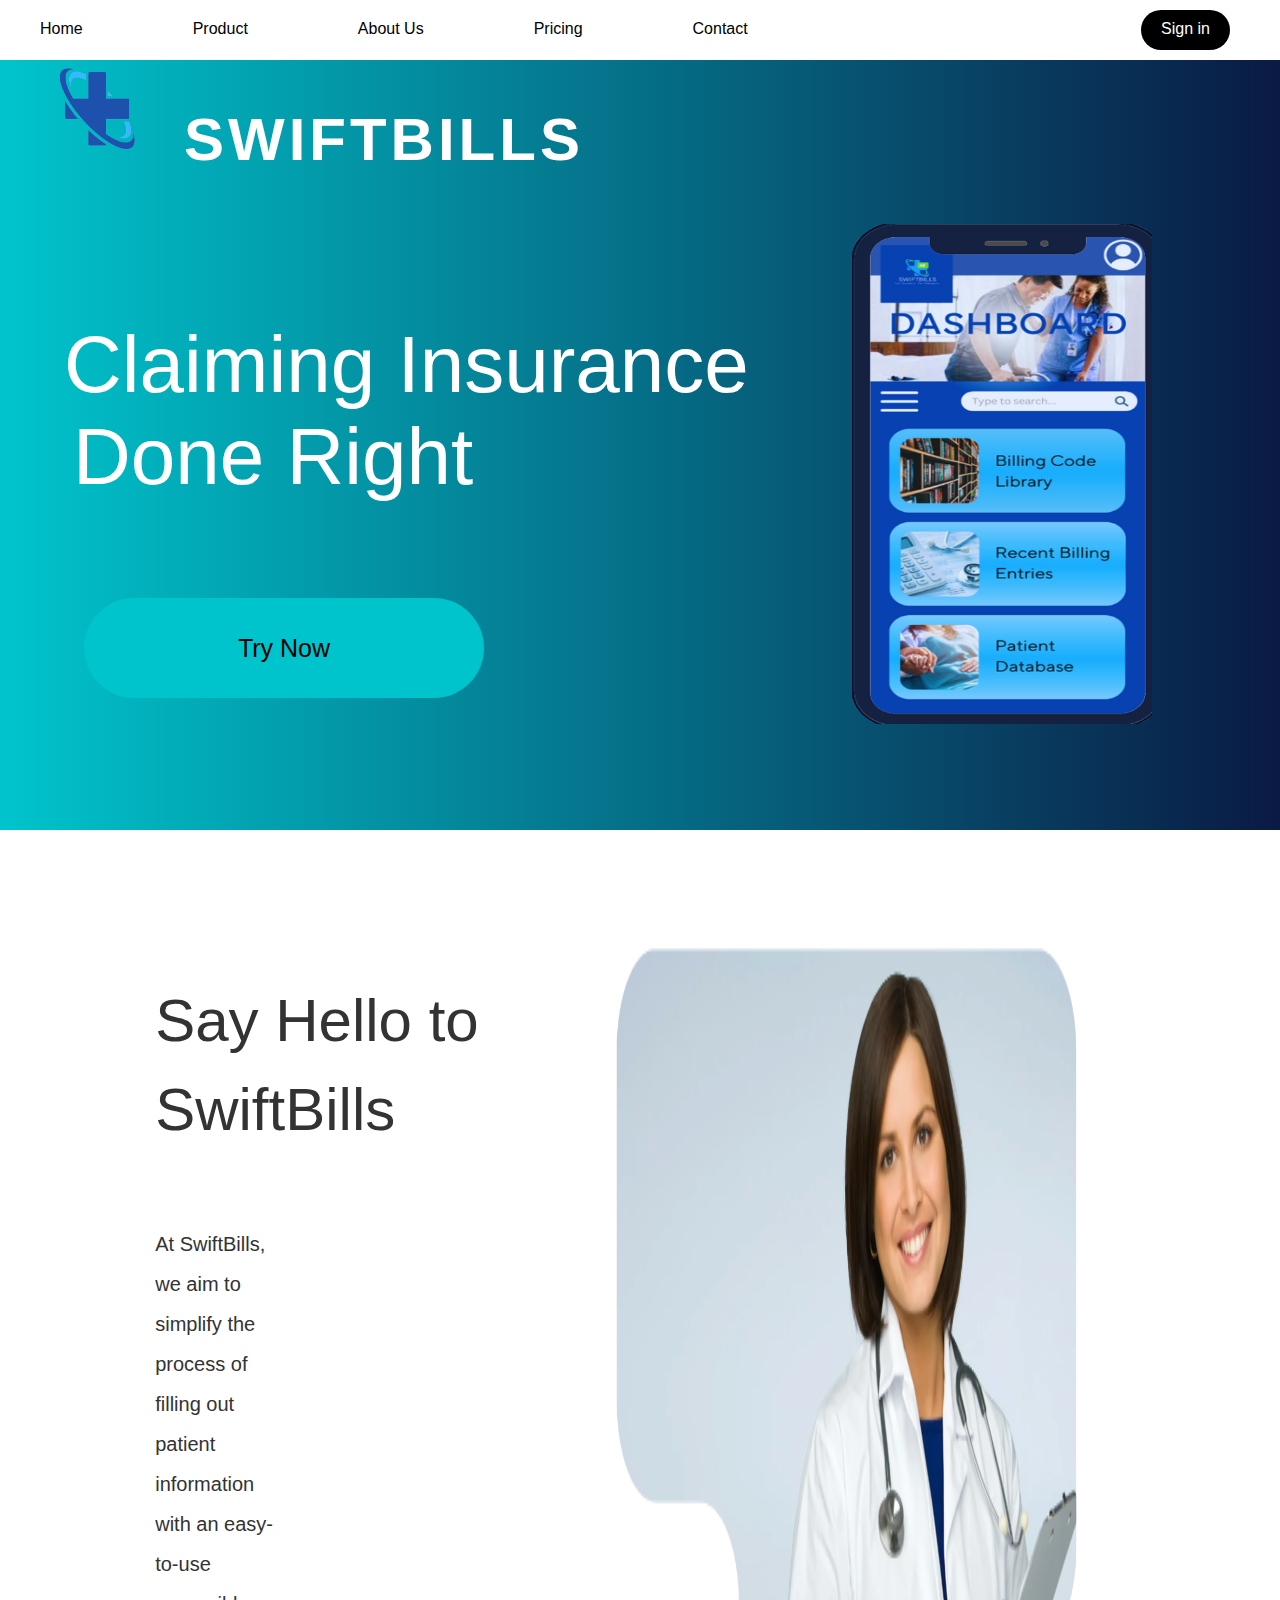
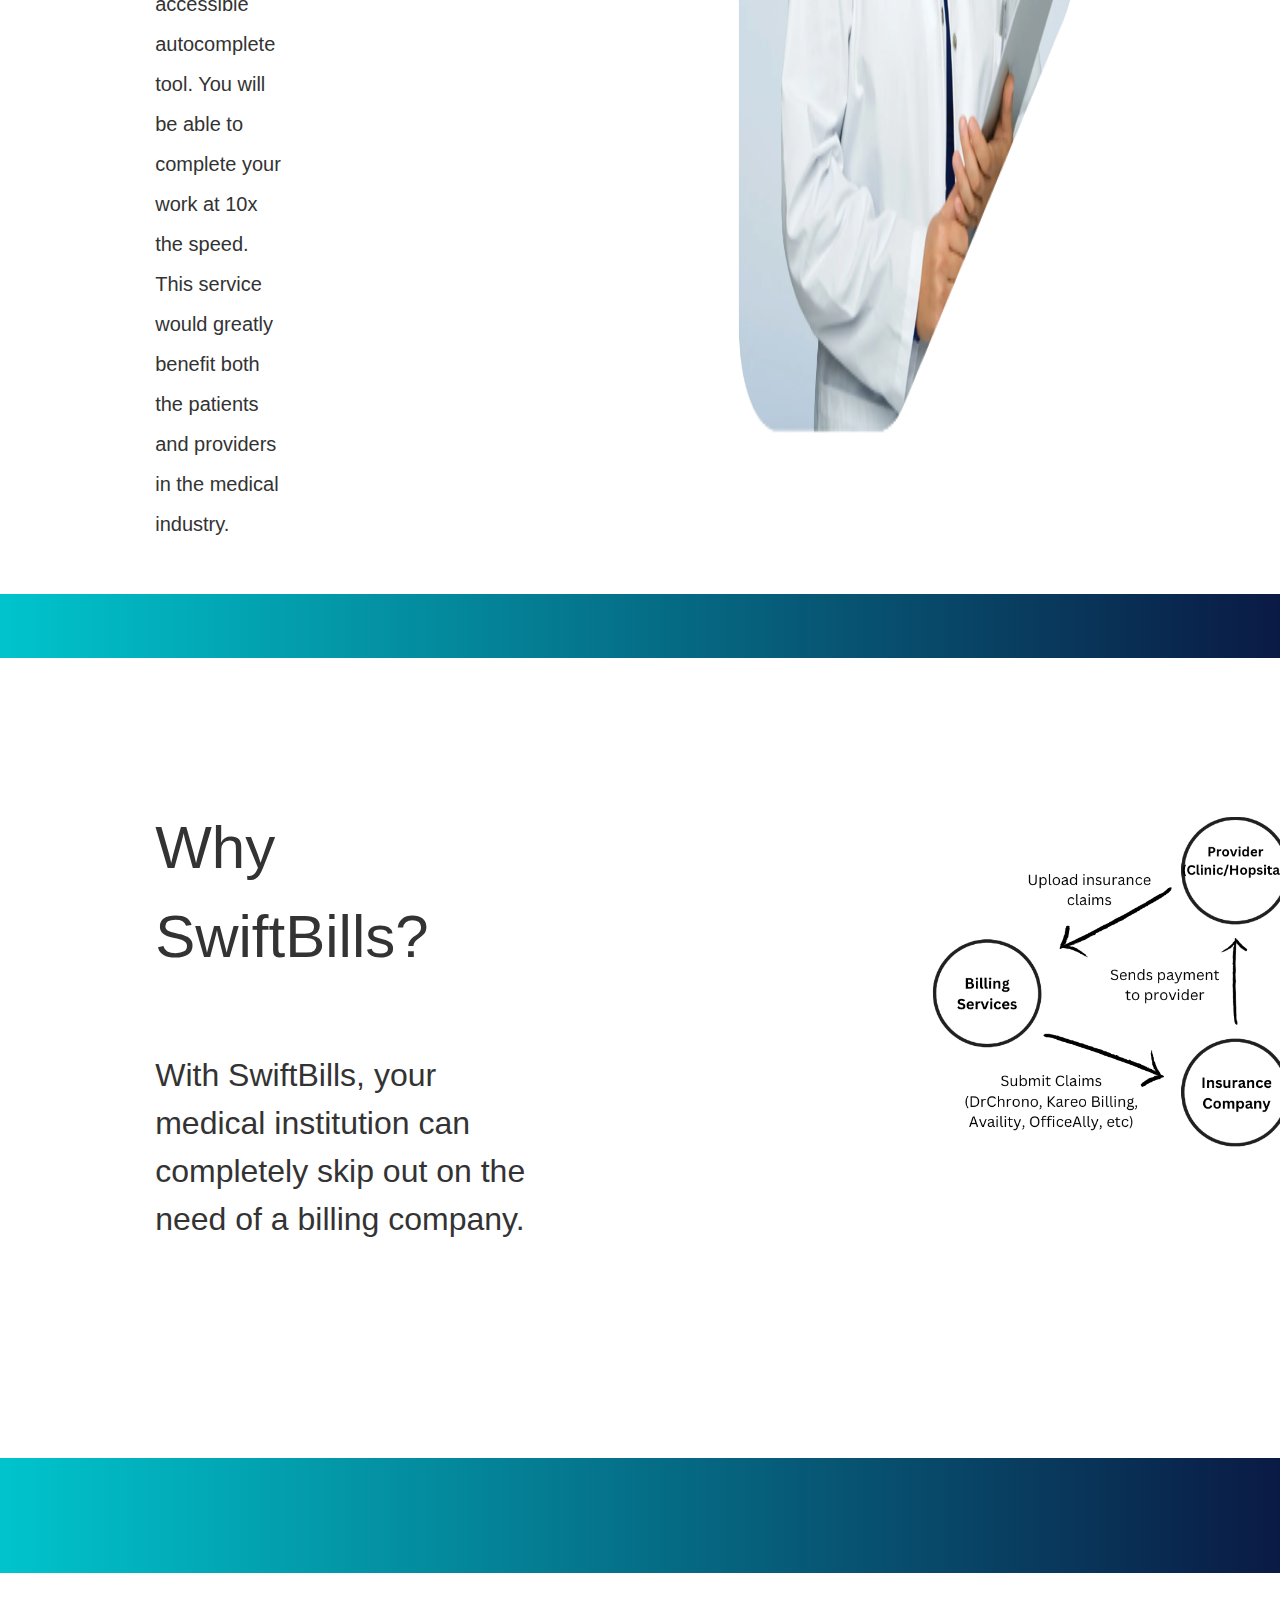
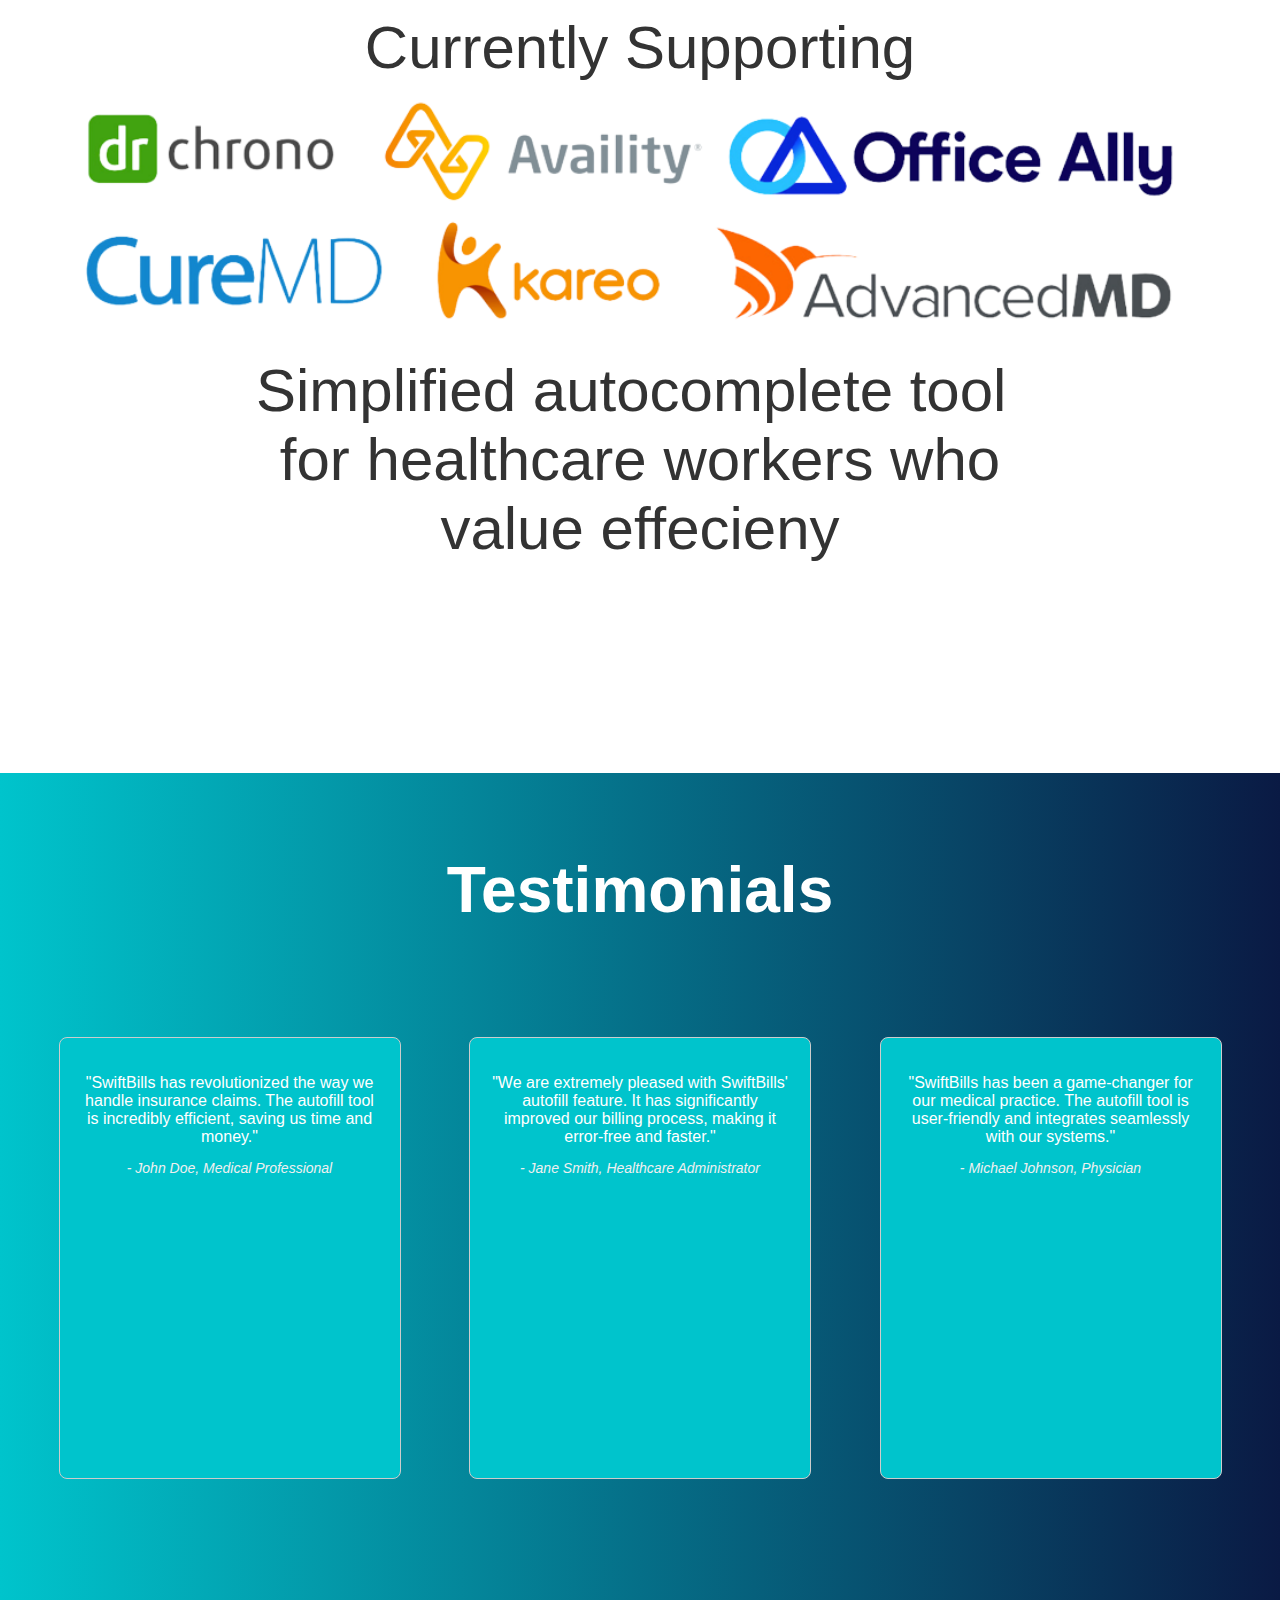
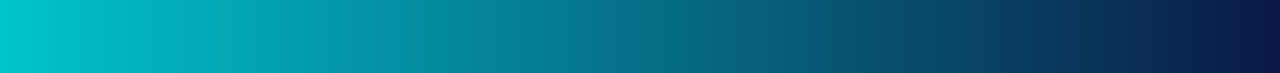
<file: index.html>
<!DOCTYPE html>
<html lang="en">

<head>
    <meta charset="UTF-8">
    <meta http-equiv="X-UA-Compatible" content="IE=edge">
    <meta name="viewport" content="width=device-width, initial-scale=1.0">
    <link rel="stylesheet" type="text/css" href="styles/styles.css" />
    <link href="https://fonts.cdnfonts.com/css/open-sauce-one" rel="stylesheet">
    <title>SwiftBills</title>
</head>

<body>
    <nav>
        <a href="index.html">Home</a>
        <a href="product.html">Product</a>
        <a href="about.html">About Us</a>
        <a href="pricing.html">Pricing</a>
        <a href="contact.html">Contact</a>
        <a href="sign-in.html" class="sign-in-button">Sign in</a>
    </nav> 

    <div class="filler">

    </div>
    <div class="section1">
        <img src="images/logo.png" alt="SwiftBills Logo" class="logoImage">
        <h1 class="swiftBillsText">SWIFTBILLS</h1>

        <div class="claimingInsuranceContainer">
            <div class="claimingInsuranceText">
                <p style="font-size: 80px; font-weight: 200;">Claiming Insurance <span class="doneRightText" style="font-size: 80px; font-weight: 200;">Done Right</span></p>
                <div class="tryNowContainer">
                    <button class="tryNowButton">Try Now</button>
                </div>
            </div>
            <div class="claimingInsuranceImage">
                <img src="images/phoneImage.png" alt="Dashboard">
            </div>


        </div>

    </div>



    <div class="whiteBackgroundSection">
        <div class="section2Flexbox">
            <div>
                <p class="section2Header">Say Hello to</p>
                <p class="section2Text"> SwiftBills </p>
                <p class="section2Paragraph">
                    At SwiftBills, we aim to simplify the process of
                    filling out patient information
                    with an easy-to-use
                    accessible autocomplete tool. You will be
                    able to complete
                    your work at 10x the speed.
                    This service would greatly benefit both the
                    patients
                    and providers in the medical industry.
                </p>

            </div>

            <img src="images/doctor.png" alt="doctorImage" class="doctorImage">

        </div>

    </div>

    <div class="section3 whiteBackgroundSection">
        <div class ="section2Flexbox">

       <div>
        <p class="section2Header"> Why</p>
        <p class="section2Text"> SwiftBills?</p>
        <p class="section2Paragraph section3paragraph"> With SwiftBills, your medical institution can completely skip out on the need of a billing company.</p>

        </div> 
       
        <img src="images/billingDiagram.png" alt="billing Diagram" class="billingDiagram">

        </div>  
    </div>

    <div class=" section4 whiteBackgroundSection">
        <div class="section4flexbox">
            <p class="section4Header"> Currently Supporting </p>
            <img src="images/supportingCompanies.png" alt="supoorting Companies" class="supportingCompanies">
            <p class = "section4text">Simplified autocomplete tool</p>
            <p class = "section4text2">for healthcare workers who</p>
            <p class = "section4text3"> value effecieny</p>
        </div>
    </div>

    <div class="section5">
        <div class="section4flexbox">
            <h1 class="section4Header section5Header">Testimonials</h1>

            <div class="testimonialsContainer">
                <div class="testimonialBox">
                    <p class="testimonialText">
                        "SwiftBills has revolutionized the way we handle insurance claims.
                        The autofill tool is incredibly efficient, saving us time and money."
                    </p>
                    <p class="testimonialAuthor">- John Doe, Medical Professional</p>
                </div>
                <div class="testimonialBox">
                    <p class="testimonialText">
                        "We are extremely pleased with SwiftBills' autofill feature.
                        It has significantly improved our billing process, making it error-free and faster."
                    </p>
                    <p class="testimonialAuthor">- Jane Smith, Healthcare Administrator</p>
                </div>
                <div class="testimonialBox">
                    <p class="testimonialText">
                        "SwiftBills has been a game-changer for our medical practice.
                        The autofill tool is user-friendly and integrates seamlessly with our systems."
                    </p>
                    <p class="testimonialAuthor">- Michael Johnson, Physician</p>
                </div>
            </div>
        </div>
    </div>



</body>

</html>
</file>
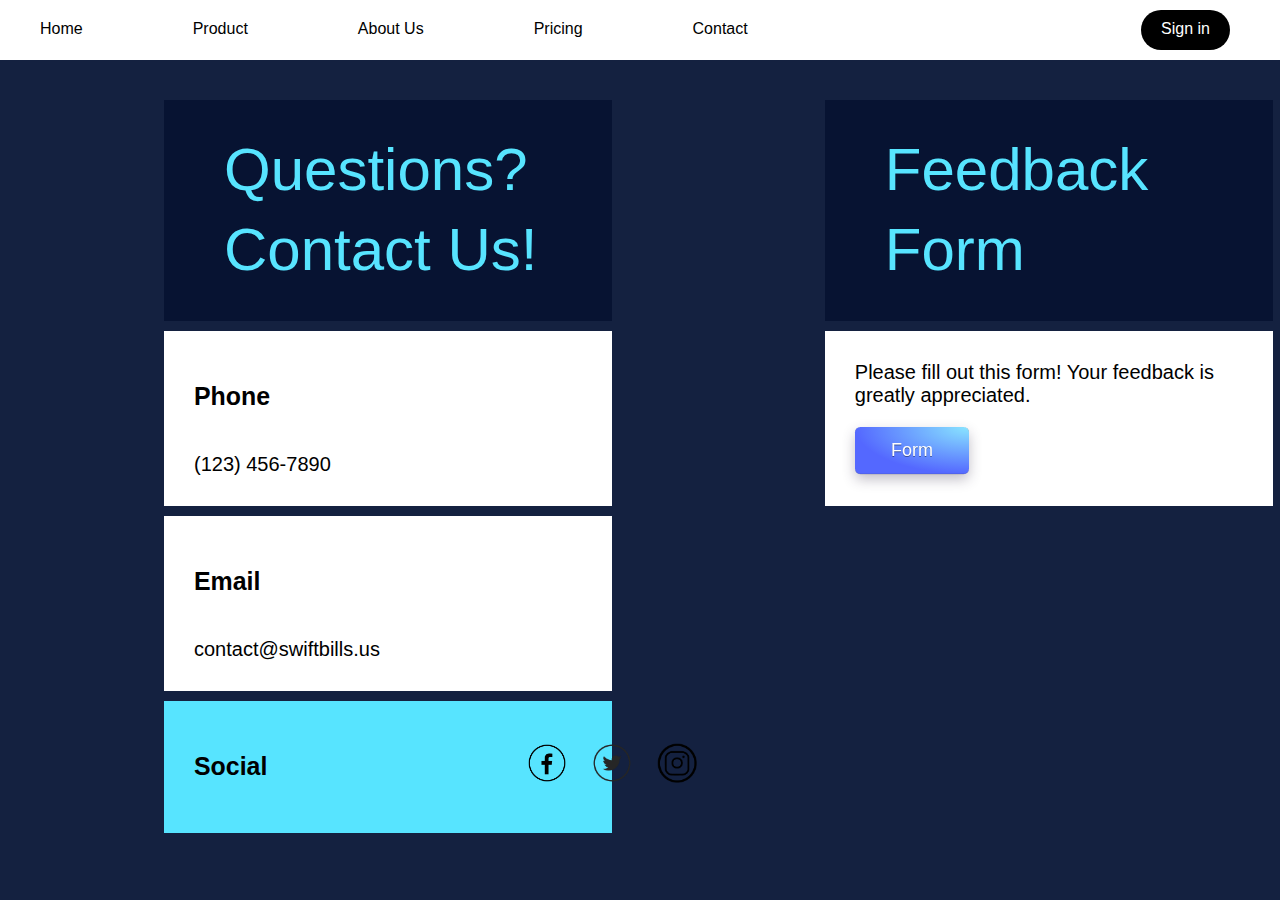
<file: contact.html>
<!DOCTYPE html>
<html lang="en">
<head>
    <meta charset="UTF-8">
    <meta name="viewport" content="width=device-width, initial-scale=1.0">
    <link rel="stylesheet" type="text/css" href="styles/contact.css" />
    <link href="https://fonts.cdnfonts.com/css/open-sauce-one" rel="stylesheet">
    <style>
        @import url('https://fonts.cdnfonts.com/css/open-sauce-one');
    </style>
    <title>Contact Us</title>
</head>
<body>
    <nav>
        <a href="index.html">Home</a>
        <a href="product.html">Product</a>
        <a href="about.html">About Us</a>
        <a href="pricing.html">Pricing</a>
        <a href="contact.html">Contact</a>
        <a href="sign-in.html" class="sign-in-button">Sign in</a>
    </nav>

    <div class="filler">

    </div>
    <div class="grid-container">
  <div class="header">
    <h1>Questions?</h1>
    <h1>Contact Us!</h1>
  </div>
  <div class="header2">
    <h1>Feedback</h1>
    <h1>Form</h1>
  </div>
  <div class="phone">
    <h5>Phone</h5>
    <p>(123) 456-7890</p>
  </div>  
  <div class="feedback">
    <p>Please fill out this form! Your feedback is greatly appreciated.</p>
    <a href="https://forms.gle/dG34nqMS77dhTnUF6"><button>Form</button></a>
  </div>
  <div class="email">
    <h5>Email</h5>
    <p>contact@swiftbills.us</p>
  </div>
  <div class="item6"></div>
  <div class="social">
    <h5>Social</h5>
    <a href="https://www.facebook.com/"><img src="images/facebook-logo.png" style="height: 40px;" ></a>
    <a href="https://www.twitter.com/"><img src="images/twitter-icon.png" style="height: 50px;"></a>
    <a href="https://www.instagram.com/"><img src="images/instagram-logo.png" style="height:40px;"></a>
  </div>
    </div>
</body>
</html>
</file>
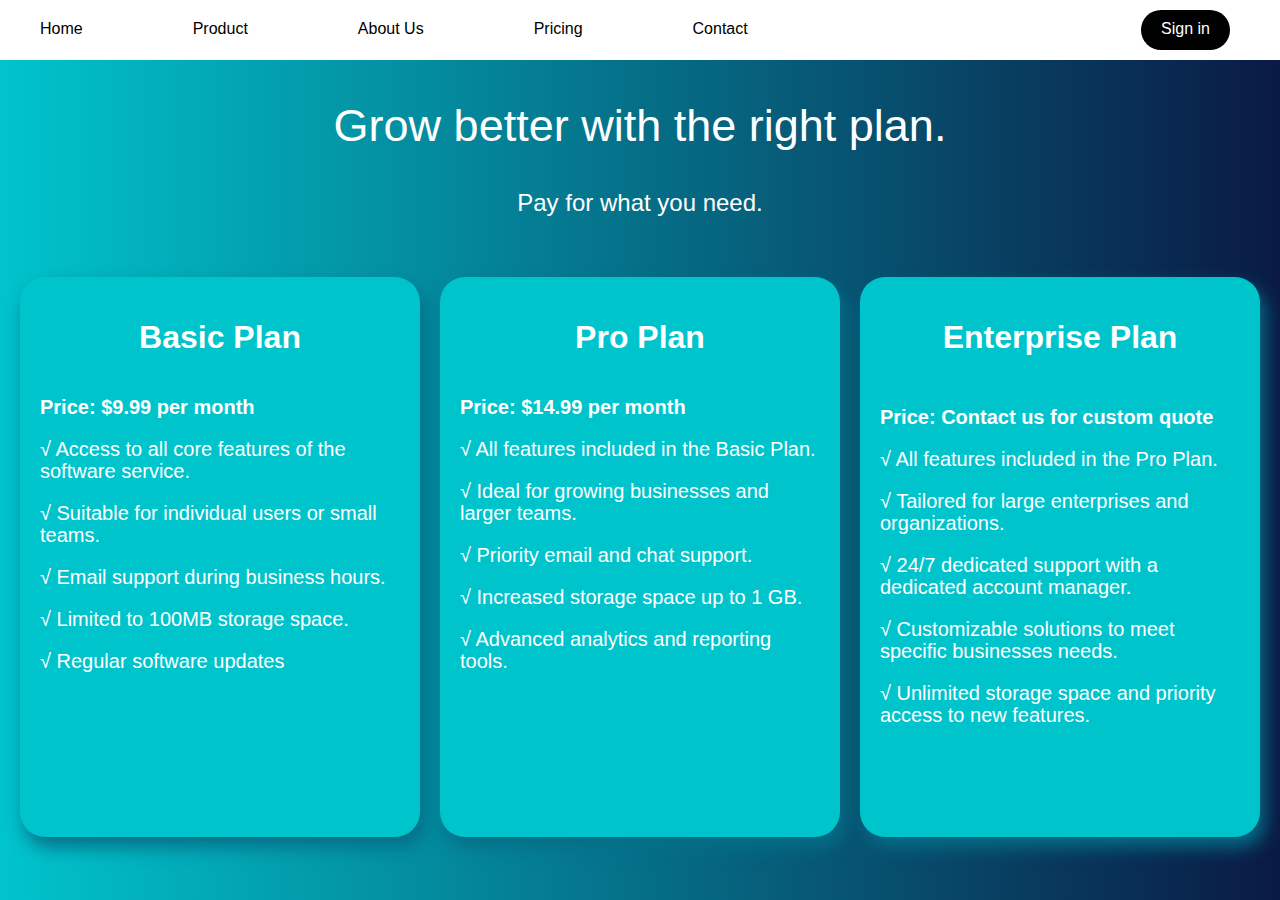
<file: pricing.html>
<!DOCTYPE html>
<html lang="en">
<head>
    <meta charset="UTF-8">
    <meta http-equiv="X-UA-Compatible" content="IE=edge">
    <meta name="viewport" content="width=device-width, initial-scale=1.0">
    <link rel="stylesheet" type="text/css" href="styles/pricing.css" />
    <link href="https://fonts.cdnfonts.com/css/open-sauce-one" rel="stylesheet">
    <style>
        @import url('https://fonts.cdnfonts.com/css/open-sauce-one');
    </style>
    <title>Pricing - SwiftBills</title>
</head>
<body>
    <nav>
        <a href="index.html">Home</a>
        <a href="product.html">Product</a>
        <a href="about.html">About Us</a>
        <a href="pricing.html">Pricing</a>
        <a href="contact.html">Contact</a>
        <a href="sign-in.html" class="sign-in-button">Sign in</a>
    </nav>

    <div class="filler">

    </div>
    <h2 id="big">Grow better with the right plan.</h2>
    <h2 id="underbig">Pay for what you need.</h2>
    <div id="center_box">
    <div class="boxes">
        <h1 class="plans">Basic Plan</h1>
        <p style="font-weight: 650; margin-top: 40px;">Price: $9.99 per month  </p>
        <p>  √ Access to all core features of the software service.</p>
        <p>√ Suitable for individual users or small teams.</p>
        <p> √ Email support during business hours.</p>
        <p>√ Limited to 100MB storage space.</p>
        <p>√ Regular software updates</p>
    </div>
    <div class="boxes">
        <h1 class="plans">Pro Plan</h1>
        <p style="font-weight: 650; margin-top: 40px;">Price: $14.99 per month  </p>
        <p>  √ All features included in the Basic Plan.</p>
        <p>√ Ideal for growing businesses and larger teams.</p>
        <p> √ Priority email and chat support.</p>
        <p>√ Increased storage space up to 1 GB.</p>
        <p>√ Advanced analytics and reporting tools.</p>
    </div>
    <div class="boxes">
        <h1 class="plans">Enterprise Plan</h1>
        <p style="font-weight: 650; margin-top: 50px;">Price: Contact us for custom quote  </p>
        <p>  √ All features included in the Pro Plan.</p>
        <p>√ Tailored for large enterprises and organizations.</p>
        <p> √ 24/7 dedicated support with a dedicated account manager.</p>
        <p>√ Customizable solutions to meet specific businesses needs.</p>
        <p>√ Unlimited storage space and priority access to new features.</p>
    </div>
    </div>
</body>
</html>
</file>
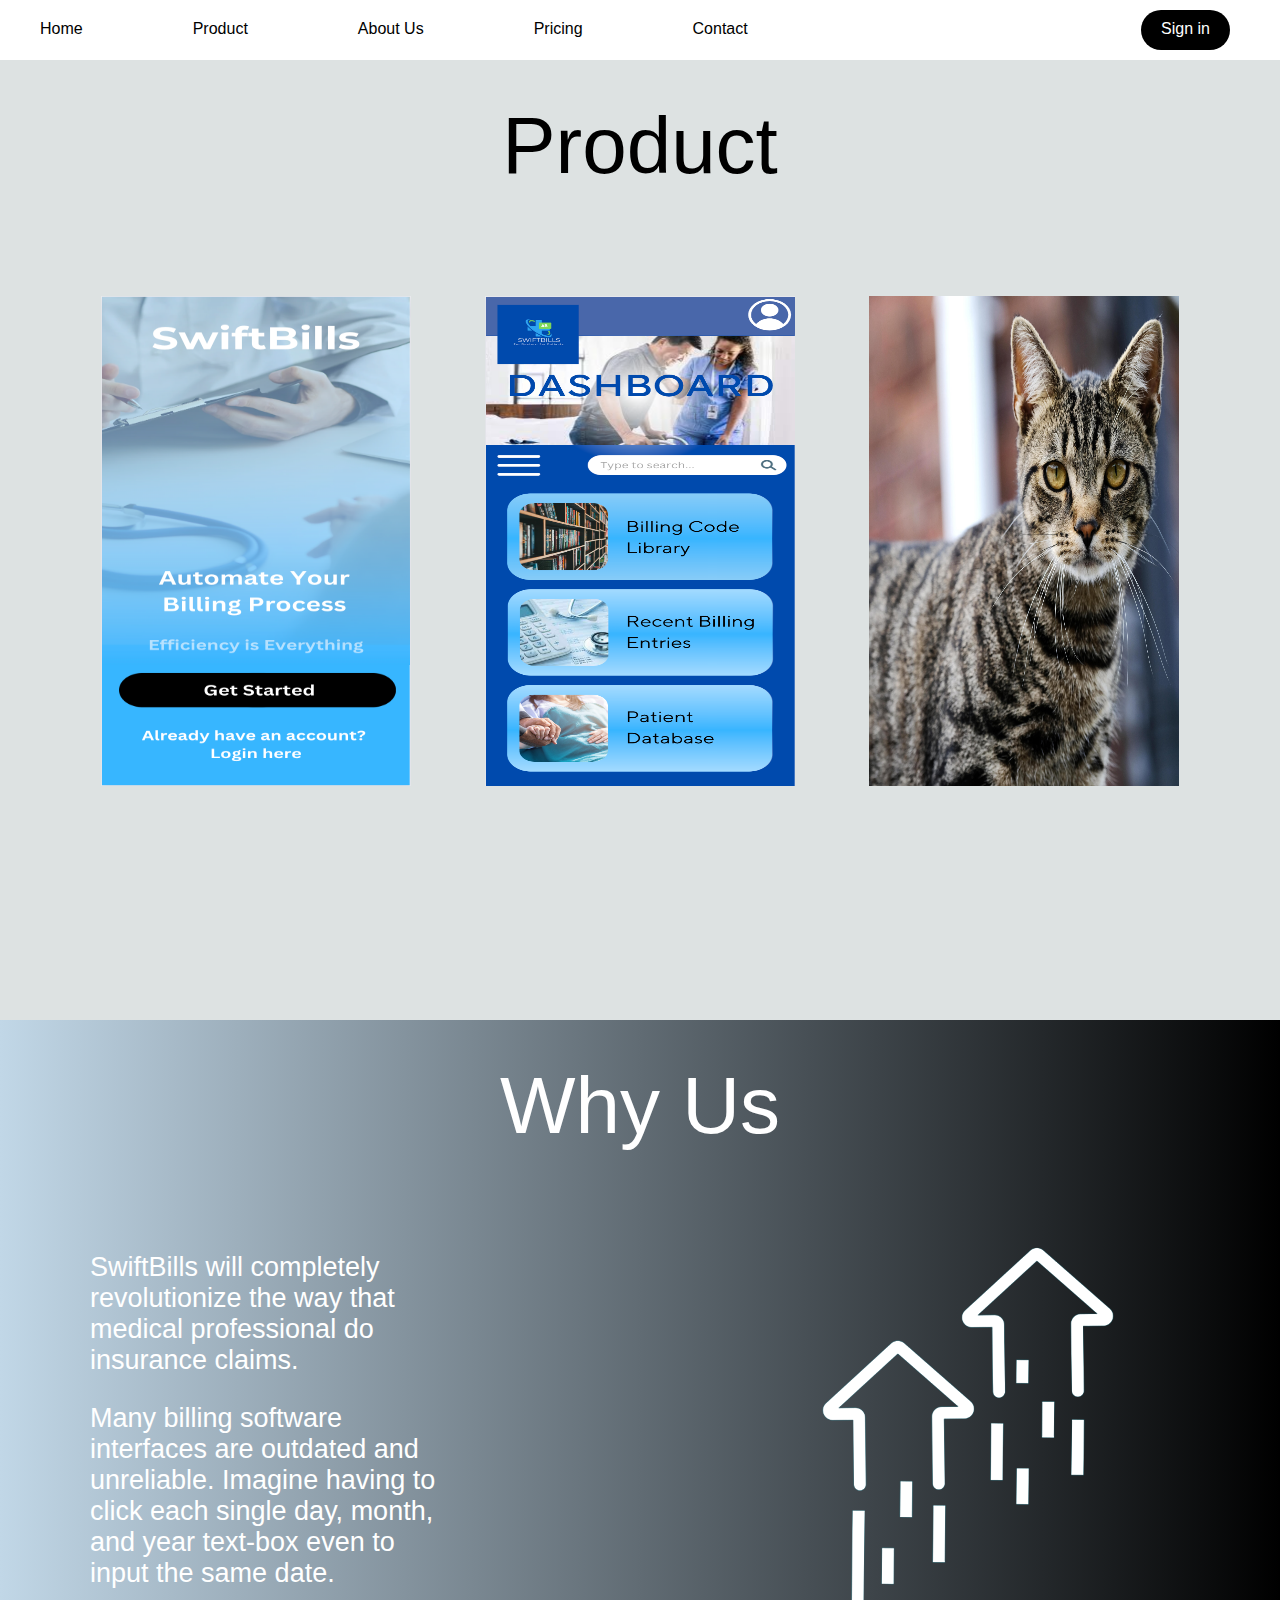
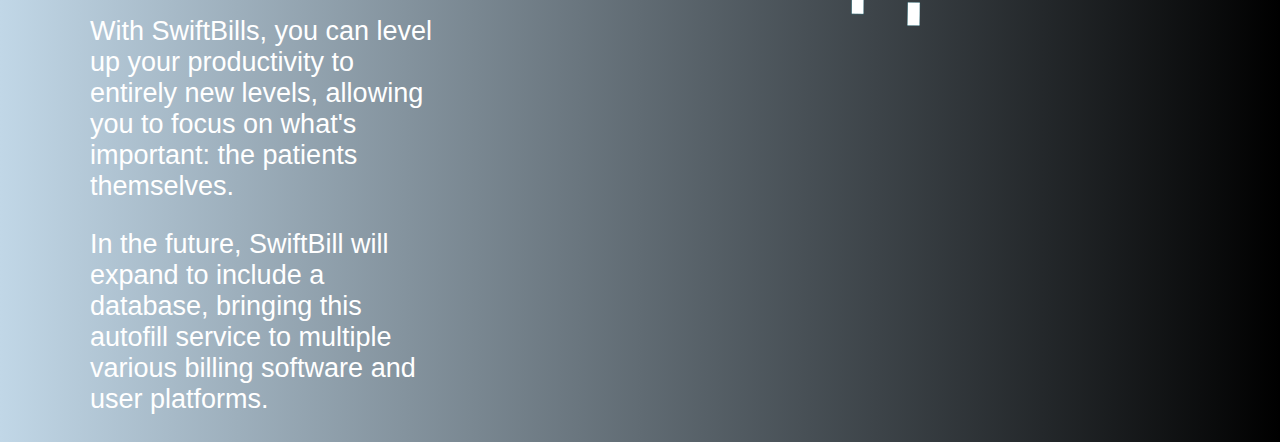
<file: product.html>
<!DOCTYPE html>
<html lang="en">
<head>
    <meta charset="UTF-8">
    <meta name="viewport" content="width=device-width, initial-scale=1.0">
    <title>Product/Service Page</title>
    <link rel="stylesheet" type="text/css" href="styles/product.css">
    <link href="https://fonts.cdnfonts.com/css/open-sauce-one" rel="stylesheet">
    <style>
        @import url('https://fonts.cdnfonts.com/css/open-sauce-one');
    </style>
</head>
<body>
    <nav>
        <a href="index.html">Home</a>
        <a href="product.html">Product</a>
        <a href="about.html">About Us</a>
        <a href="pricing.html">Pricing</a>
        <a href="contact.html">Contact</a>
        <a href="sign-in.html" class="sign-in-button">Sign in</a>
    </nav>

    <div class="filler">

    </div>
    <h1 class="header">Product</h1>
    <div class="phone-grid">
        <div class="pic-1">
            <img height="100px"src="images/pic1.png">
        </div>
        <div class="pic-2">
            <img height="100px"src="images/pic2.png">
        </div>
        <div class="pic-3">
            <img height="100px" src="images/cat-pic.jpeg">
        </div>
    </div>
    <div class="section-2">
        <h1 class="header-2">Why Us</h1>
        <div class="why-grid">
            <div class="outer-space">

            </div>
            <div class="why-paragraph">
            <p>SwiftBills will completely revolutionize the way that medical professional do insurance claims. </p>
            <p>Many billing software interfaces are outdated and unreliable. Imagine having to click each single day, month, and year text-box even to input the same date. </p>
            <p>With SwiftBills, you can level up your productivity to entirely new levels, allowing you to focus on what's important: the patients themselves.</p>
            <p>In the future, SwiftBill will expand to include a database, bringing this autofill service to multiple various billing software and user platforms.</p>
            </div>
            <img class="why-image" src="images/why-image.png">
        </div>
    </div>
    <div class="section-3">
    </div>
</body>
</html>
</file>
<file: styles/styles.css>
@import url('https://fonts.cdnfonts.com/css/open-sauce-one');

/* background color */

body {
  background-image: linear-gradient(to right, #00c4cc , #039AAA, #056F88, #084566, #0a1a44);
  margin: 0; /* Remove default body margin */
  padding: 0;
}

.filler{
  height:0;
  margin-top: 60px;
}

html,body{
  height: 100%;
}

nav {
  list-style: none;
  padding: 10px 0; /* Add padding only to the top and bottom */
  margin: 0;
  background-color: white;
  position:fixed;
  top:0;
  width:100%;
  height: 40px;
}

a {
  text-decoration: none;
}

/* making links look like buttons */
a {
  display: inline-block;
  padding: 10px 20px;
  background-color: white;
  color: black;
  /* border: 1px solid black; */
  border-radius: 4px;
  margin-right: 50px; /* Reduce the margin between buttons */
  margin-left: 20px;
  transition: background-color 0.2s ease;
  font-family: 'Open Sauce One', sans-serif;
  font-weight: 500;
}

/* Hover effect */
a:hover {
  background-color: #f0f0f0;
}

/* Align buttons with flex */
nav {
  display: flex;
}

/* different style for sign in button */
.sign-in-button {
  background-color: black;
  color: white;
  margin-left: auto; /* Move the "Sign in" button to the right */
  border-radius: 25px; /* make it round */
}


h1{
  color:white;
  margin: 0;
}


.swiftBillsText{
  font-family: 'Open Sauce One', sans-serif;
  font-size: 60px;
  font-weight: bold;
  margin: 20px 0 0 20px;
  letter-spacing: 4px;
  margin-left: 150vp;
  margin-top: 30px;
  display: inline;
}

.claimingInsuranceText{
  font-family: 'Open Sauce One', sans-serif;
  font-size: 60px;
  color: white;
  margin-left: 5vw;
}



.claimingInsuranceImage img {
  width: 300px;
  height: 500px;
}

.claimingInsuranceImage {
  margin-left: auto;
}

.doneRightText {
  display: block;
  font-family: 'Open Sauce One', sans-serif;
  font-size: 60px;
  color: white;
  margin-left: 9px;
}

.claimingInsuranceContainer {
  display: flex;
  align-items: center;
  justify-content: flex-start; /* Align items to the left (original position) */
  margin-top: 50px;
  color: white;
  padding-right: 10vw;
}

.claimingInsuranceText {
  font-family: 'Open Sauce One', sans-serif;
  font-size: 60px;
  color: white;
}

.claimingInsuranceContainer img {
  margin-left: 20px; 
}

.tryNowButton {
  display: inline-block; /* Move the "Try Now" button to the left */
  margin: 15px 20px; /* Add some margin */
  padding: 15px; /* Add padding to make the button circular */
  font-size: 25px; /* Increase the button text size */
  background-color: #00c4cc;
  color: black;
  border: none;
  border-radius: 50px; /* Make the button a circle */
  cursor: pointer;
  transition: background-color 0.2s ease;
  width: 400px;
  height: 100px;
}

.tryNowButton:hover {
  background-color: #039AAA;
}

.tryNowContainer {
  display: flex;
  margin-top: 20px; /* Add some space between the text and the button */
}

/* new section under here */

.whiteBackgroundChange {
  background-color: white;
  padding: 40px; /* Add some padding to the white background section */
  color: #333;
  text-align: center;
}
.whiteBackgroundSection {
  background-color: white;
  padding: 40px; /* Add some padding to the white background section */
  color: #333;
  min-height: 80%; /* Set min-height to 100% to ensure it takes up full height */

  
}

.section1{
  margin-bottom: 8vw;
}

.section1>img {
  margin-left: 50px;
}

.logopic-andtext {
  display: inline-block;
}

.logoImage {
  width: 100px; /* Adjust the width as needed */
  height: 100px; /* Adjust the height as needed */
  margin-right: 10px; /* Add spacing between the logo and the text */
}


.section2Header{
  font-family: 'Open Sauce One', sans-serif;
  font-size: 60px;
  margin: 0;
  padding: 0;
  margin-bottom: 30px;
  margin-left: 9vw;
  margin-top: 9vw;

}

.section2Text{
  font-family: 'Open Sauce One', sans-serif;
  font-size: 60px;
  display: block;
  margin-top: -10px; /* Adjust the margin-top to reduce the space between Claiming Insurance and SwiftBills */
  margin-bottom: 0;
  margin-bottom: 80px;
  margin-left: 9vw;
  margin-right: auto;

}

.section2Paragraph{
  font-size: 20px;
  margin-bottom: 10px; /* Adjust the margin to move the paragraphs down */
  margin-left: 9vw;
  text-align: left;
  text-wrap: wrap;
  line-height: 2em;
  font-family: 'Open Sauce One', sans-serif;
  padding-right: 300px;
}



.doctorImage{
  display: flex;
  align-items: center;
  justify-content: flex-start; /* Align items to the left (original position) */
  margin-top: 50px;
  color: white;
  padding-right: 10vw;
}

.section2Flexbox{
  display: flex;
  flex-flow:row;
}

.section3{
  margin-top:5vw;
}

.section3paragraph{
  font-size: 32px;
  width:400px;
  line-height: 1.5em
}

.billingDiagram{
  aspect-ratio: 1468 / 720;
  height:100%;
  width: 900px;
  margin-top: 5vw;
}

.section4{
  font-family: 'Open Sauce One', sans-serif;
  font-size: 60px;
  margin-top: 9vw;
}
.section4Header{
  margin:auto;
}
.section4flexbox{
  display: flex;
  flex-flow:column;
}

.section4text{
  margin: auto;
  display: flex;
  flex-flow: column;
  width: 60vw;
}

.section4text2{
  margin: auto;
  display:flex;
  flex-flow: column;
}

.section4text3{
  margin: auto;
  display:flex;
  flex-flow: column;
}

.section5{
  height: 100%;
  min-height: 80%;
}

.section5Header{
  margin-top: 80px;
  font-family: 'Open Sauce One', sans-serif;
  font-size: 5vw;
}

.testimonialsContainer {
  display: flex;
  justify-content: space-evenly; /* Align the boxes horizontally in the center */
  flex-wrap: wrap; /* Allow the boxes to wrap when there's not enough space */
  margin-top: 100px;
}

.testimonialBox {
  width: 300px;
  margin: 10px;
  padding: 20px;
  height: 400px;
  border: 1px solid #ccc;
  border-radius: 8px;
  text-align: center; /* Align text in the center */
  background-color: #00c4cc;
}

.testimonialText {
  font-size: 16px;
  margin-bottom: 10px;
  color:white;
  font-family: 'Open Sauce One', sans-serif;
}

.testimonialAuthor {
  font-size: 14px;
  font-style: italic;
  font-family: 'Open Sauce One', sans-serif;
  color:#f0f0f0
}
</file>
<file: styles/contact.css>
body {
    background-color: #142140;
    margin: 0;
    padding: 0;
}

.grid-container {
    margin-top: 100px;
    display: grid;
    grid-template-columns: 5% 35% 1% 35% 5%;
    grid-gap: 10px;
    column-gap: 100px;
    padding: 0;
  }
  
  .grid-container > div {
    padding: 10px 0;
    font-size: 30px;
    padding-left: 30px;
  }
  
  .header {
    grid-area:1/2;
    background-color: #071332;

  }

  .header2 {
    background-color: #071332;
    grid-area: 1/4;
  }

  .item6 {
    grid-area: 1/5;
  }

  .header>h1, .header2>h1{
    font-family: 'Open Sauce One', sans-serif;
    font-weight: 100;
    font-size: 60px;
    color: #57e4ff;
    text-align: left;
    padding-left: 30px;
    line-height: 40px;
  }

  .phone, .email, .feedback{
    font-family: 'Open Sauce One', sans-serif;
    background-color: white;
  }
  .phone {
    grid-area: 2/2;
  }

  .email{
    grid-area: 3/2;
  }

  .feedback{
    grid-area: 2/4;
  }

  .social{
    background-color: #57e4ff;
    grid-area: 4/2;
    display: flex;
    flex-flow: row;
  }

  .social>h5{
    font-family: 'Open Sauce One', sans-serif;
    margin-right: 240px;
  }

  .social>a{
    margin-top: auto;
    margin-bottom: auto;
    margin-left: 20px;
    transition: transform .5s;
  }

  .social>a:hover{
    transform: scale(1.5);
  }

  .phone>h1,.phone>p,.email>h1,.email>p, .feedback>p{
    text-align: left;
    font-size: 20px;
  }

  button {
    font-size: 18px;
    display: inline-block;
    outline: 0;
    border: 0;
    cursor: pointer;
    will-change: box-shadow,transform;
    background: radial-gradient( 100% 100% at 100% 0%, #89E5FF 0%, #5468FF 100% );
    box-shadow: 0px 0.01em 0.01em rgb(45 35 66 / 40%), 0px 0.3em 0.7em -0.01em rgb(45 35 66 / 30%), inset 0px -0.01em 0px rgb(58 65 111 / 50%);
    padding: 0 2em;
    border-radius: 0.3em;
    color: #fff;
    height: 2.6em;
    text-shadow: 0 1px 0 rgb(0 0 0 / 40%);
    transition: box-shadow 0.15s ease, transform 0.15s ease;
  }
  
  button:hover {
    box-shadow: 0px 0.1em 0.2em rgb(45 35 66 / 40%), 0px 0.4em 0.7em -0.1em rgb(45 35 66 / 30%), inset 0px -0.1em 0px #3c4fe0;
    transform: translateY(-0.1em);
  }
  
  button:active {
    box-shadow: inset 0px 0.1em 0.6em #3c4fe0;
    transform: translateY(0em);
  }
  nav {
    list-style: none;
    padding: 10px 0; /* Add padding only to the top and bottom */
    margin: 0;
    background-color: white;
    position:fixed;
    top:0;
    width:100%;
    height: 40px;
  }
  
  a {
    text-decoration: none;
  }
  
  /* making links look like buttons */
  nav>a {
    display: inline-block;
    padding: 10px 20px;
    background-color: white;
    color: black;
    /* border: 1px solid black; */
    border-radius: 4px;
    margin-right: 50px; /* Reduce the margin between buttons */
    margin-left: 20px;
    transition: background-color 0.2s ease;
    font-family: 'Open Sauce One', sans-serif;
  }
  
  /* Hover effect */
  nav>a:hover {
    background-color: #f0f0f0;
  }
  
  /* Align buttons with flex */
  nav {
    display: flex;
  }
  
  /* different style for sign in button */
  .sign-in-button {
    background-color: black;
    color: white;
    margin-left: auto; /* Move the "Sign in" button to the right */
    border-radius: 25px; /* make it round */
  }

.filler {
    height:0;
    margin-top: 100px;
  }
</file>
<file: styles/pricing.css>
body {
    margin: 0;
    padding: 0;
    background-image: linear-gradient(to right, #00c4cc , #039AAA, #056F88, #084566, #0a1a44);
    color: white;
}

#big {
    color: white;
    text-align: center;
    font-family: 'Open Sauce One', sans-serif;
    font-weight: 340;
    font-size: 45px;
}

#underbig{
    color: white;
    text-align: center;
    font-family: 'Open Sauce One', sans-serif;
    font-weight: 340;
    margin-top: 20px;
}

.boxes{
    background-color: #00c4cc;
    color: white;
    border-radius: 25px;
    padding: 20px; 
    width: 360px;
    height: 520px;
    display: inline-block;
    text-align: center;
    margin-top: 40px;
    font-family: 'Open Sauce One', sans-serif;
    box-shadow: 5px 10px 18px #056F88;
}
#center_box{
    align-content: center;
    display: flex;
    justify-content: space-evenly;    
}

.boxes p{
    font-weight: 300;
    font-size: 20px;
    line-height: 22px;
    font-family: 'Open Sauce One', sans-serif;
    text-align: left;
}

#contact{
    margin-top: 300px;
    width: 2000px;
    height: 500px;
    background-color:#0a1a44;
}

nav {
    list-style: none;
    padding: 10px 0; /* Add padding only to the top and bottom */
    margin: 0;
    background-color: white;
    position:fixed;
    top:0;
    width:100%;
    height: 40px;
  }
  
  a {
    text-decoration: none;
  }
  
  /* making links look like buttons */
  a {
    display: inline-block;
    padding: 10px 20px;
    background-color: white;
    color: black;
    /* border: 1px solid black; */
    border-radius: 4px;
    margin-right: 50px; /* Reduce the margin between buttons */
    margin-left: 20px;
    transition: background-color 0.2s ease;
    font-family: 'Open Sauce One', sans-serif;
  }
  
  /* Hover effect */
  a:hover {
    background-color: #f0f0f0;
  }
  
  /* Align buttons with flex */
  nav {
    display: flex;
  }
  
  /* different style for sign in button */
  .sign-in-button {
    background-color: black;
    color: white;
    margin-left: auto; /* Move the "Sign in" button to the right */
    border-radius: 25px; /* make it round */
  }

.filler {
    height:0;
    margin-top: 100px;
  }
</file>
<file: styles/product.css>
body {
    margin: 0;
    padding: 0;
    background-color: #dde2e2;
}

.header {
    text-align: center;
    font-family: 'Open Sauce One', sans-serif;
    font-size: 80px;
    font-weight: 100;
    color: black;
}

.phone-grid {
    display: grid;
    grid-template-columns: 5% 30% 30% 30% 5%;
    padding-top: 50px;
}

.pic-1, .pic-2, .pic-3 {
    text-align: center;
    padding-bottom: 30px;
}

.pic-1 {
    grid-area: 1/2;
}

.pic-2 {
    grid-area: 1/3;
}

.pic-3 {
    grid-area: 1/4;
}

.pic-1>img, .pic-2>img, .pic-3>img {
    height: 490px;
    width: 310px;
}

nav {
    list-style: none;
    padding: 10px 0; /* Add padding only to the top and bottom */
    margin: 0;
    background-color: white;
    position:fixed;
    top:0;
    width:100%;
    height: 40px;
  }
  
  a {
    text-decoration: none;
  }
  
  /* making links look like buttons */
  a {
    display: inline-block;
    padding: 10px 20px;
    background-color: white;
    color: black;
    /* border: 1px solid black; */
    border-radius: 4px;
    margin-right: 50px; /* Reduce the margin between buttons */
    margin-left: 20px;
    transition: background-color 0.2s ease;
    font-family: 'Open Sauce One', sans-serif;
  }
  
  /* Hover effect */
  a:hover {
    background-color: #f0f0f0;
  }
  
  /* Align buttons with flex */
  nav {
    display: flex;
  }
  
  /* different style for sign in button */
  .sign-in-button {
    background-color: black;
    color: white;
    margin-left: auto; /* Move the "Sign in" button to the right */
    border-radius: 25px; /* make it round */
  }

.filler {
    height:0;
    margin-top: 100px;
  }

  .section-2{
    margin-top: 200px;
    background: rgb(193,215,231);
    background: linear-gradient(90deg, rgba(193,215,231,1) 0%, rgba(0,0,0,1) 100%);
  }

  .header-2{
    text-align: center;
    font-family: 'Open Sauce One', sans-serif;
    font-size: 80px;
    font-weight: 100;
    color: white;
    padding-top: 40px;
  }

  .why-paragraph {
    grid-area: 1/1;
    text-align: left;
    font-family: 'Open Sauce One', sans-serif;
    color: white;
    font-weight: 100;
    font-size: 27px;
    width: 50%;
    padding-left: 50px;
    padding-top: 20px;
  }

  .why-image {
    grid-area: 1/2;
  }

  .why-grid {
    display: grid;
    grid-template-columns: auto auto;
    padding-left: 40px;
    padding-right: 70px;
  }
</file>
